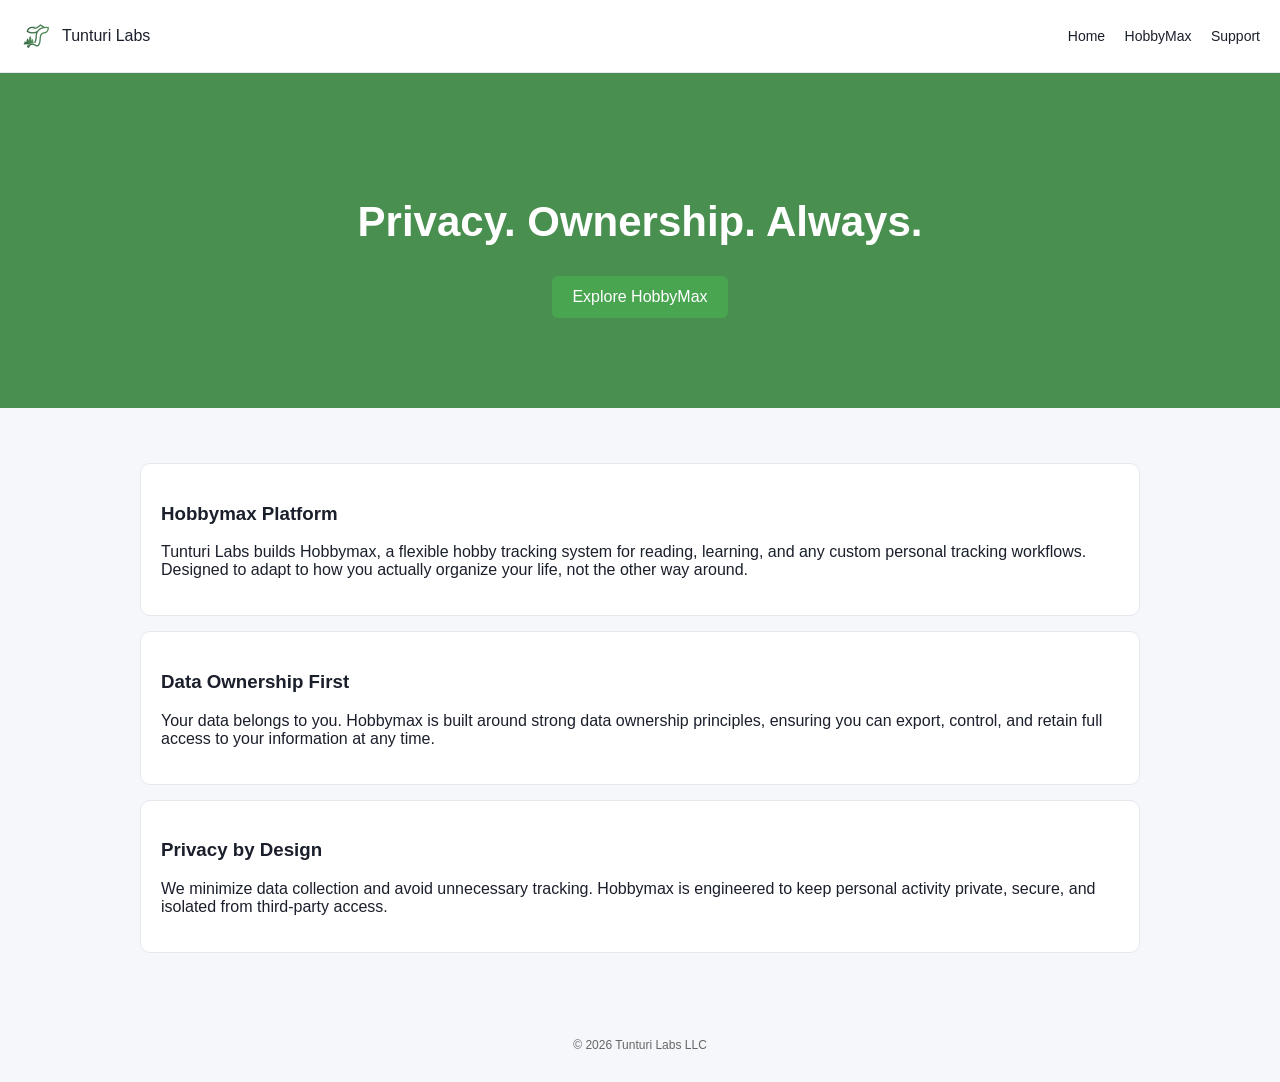
<file: index.html>
<!DOCTYPE html>
<html>
<head>
    <title>Tunturi Labs</title>
    <link rel="stylesheet" href="styles.css">
</head>
<body>

<header>
     <div class="logo">
        <img src="assets/logo.png" alt="Tunturi Labs Logo">
        <span>Tunturi Labs</span>
    </div>
    <nav>
        <a href="index.html">Home</a>
        <a href="hobbymax.html">HobbyMax</a>
        <a href="support.html">Support</a>
    </nav>
</header>

<div class="hero">
    <h2>Privacy. Ownership. Always.</h2>
    <a class="button" href="hobbymax.html">Explore HobbyMax</a>
</div>

<div class="container">
    <div class="card">
        <h3>Hobbymax Platform</h3>
        <p>
            Tunturi Labs builds Hobbymax, a flexible hobby tracking system for reading, learning, and any custom personal tracking workflows.
            Designed to adapt to how you actually organize your life, not the other way around.
        </p>
    </div>

    <div class="card">
        <h3>Data Ownership First</h3>
        <p>
            Your data belongs to you. Hobbymax is built around strong data ownership principles, ensuring you can export, control, and retain full access to your information at any time.
        </p>
    </div>

    <div class="card">
        <h3>Privacy by Design</h3>
        <p>
            We minimize data collection and avoid unnecessary tracking. Hobbymax is engineered to keep personal activity private, secure, and isolated from third-party access.
        </p>
    </div>
</div>

<footer>
    © 2026 Tunturi Labs LLC
</footer>

</body>
</html>
</file>
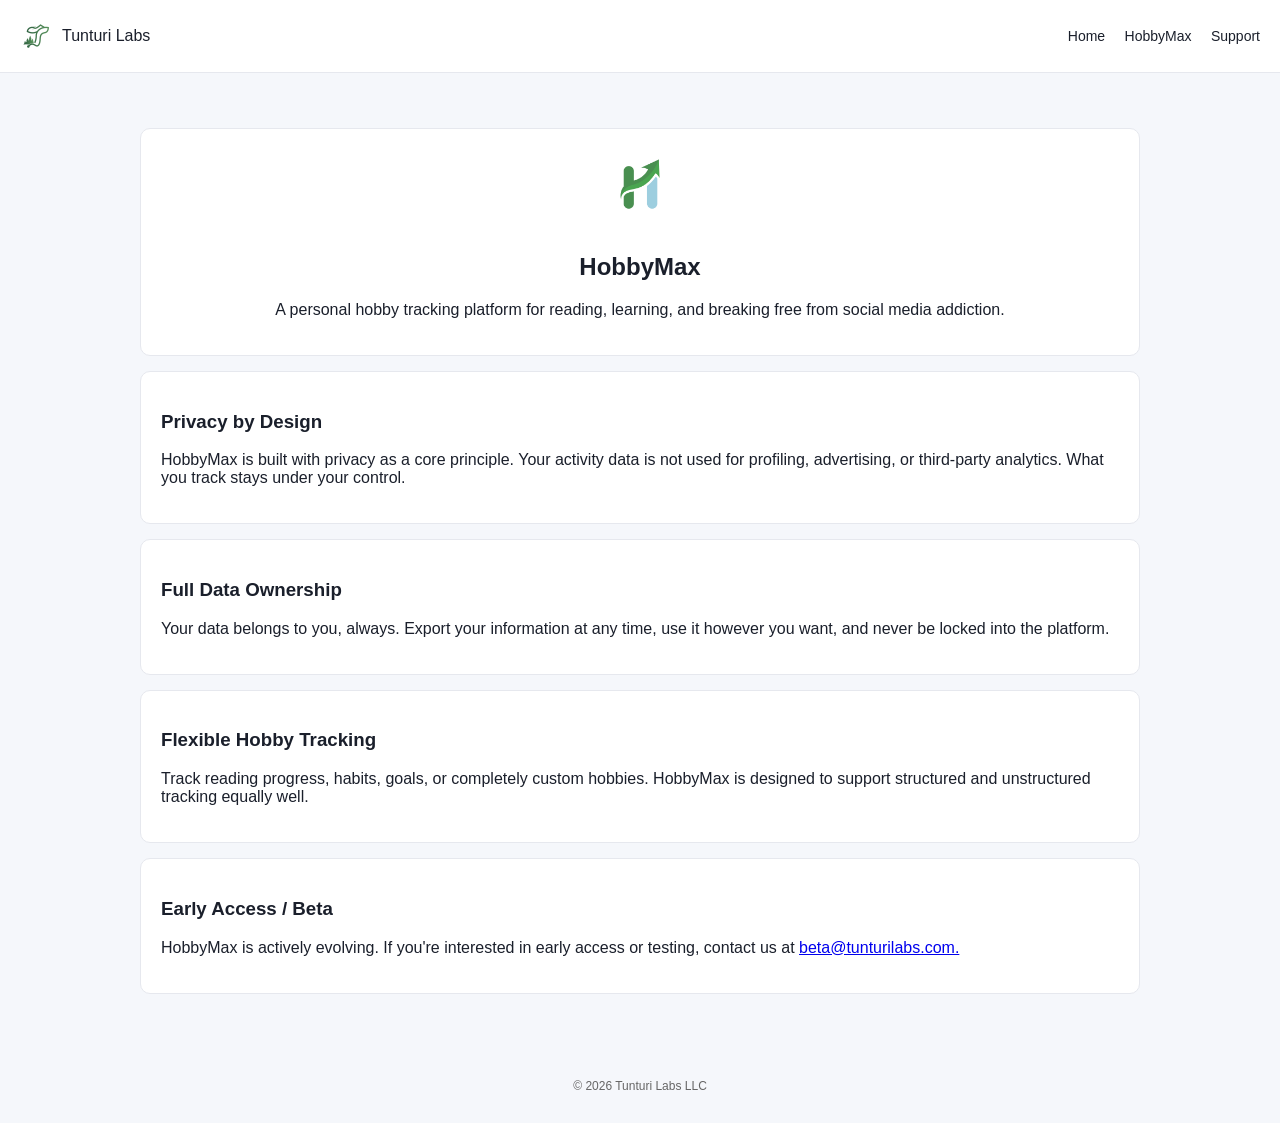
<file: hobbymax.html>
<!DOCTYPE html>
<html>
<head>
    <title>HobbyMax - Tunturi Labs</title>
    <link rel="stylesheet" href="styles.css">
</head>
<body>

<header>
    <div class="logo">
        <img src="assets/logo.png" alt="Tunturi Labs Logo">
        <span>Tunturi Labs</span>
    </div>

    <nav>
        <a href="index.html">Home</a>
        <a href="hobbymax.html">HobbyMax</a>
        <a href="support.html">Support</a>
    </nav>
</header>

<div class="container">

    <!-- App identity section -->
    <div class="card" style="text-align: center;">
        <img src="assets/hobbymax-logo.png" alt="HobbyMax App Logo" style="height: 70px; margin-bottom: 10px;">
        <h2>HobbyMax</h2>
        <p>
            A personal hobby tracking platform for reading, learning, and breaking free from social media addiction.
        </p>
    </div>

    <!-- Core value: privacy -->
    <div class="card">
        <h3>Privacy by Design</h3>
        <p>
            HobbyMax is built with privacy as a core principle. Your activity data is not used for profiling,
            advertising, or third-party analytics. What you track stays under your control.
        </p>
    </div>

    <!-- Core value: data ownership -->
    <div class="card">
        <h3>Full Data Ownership</h3>
        <p>
            Your data belongs to you, always. Export your information at any time, use it however you want,
            and never be locked into the platform.
        </p>
    </div>

    <!-- Product capability -->
    <div class="card">
        <h3>Flexible Hobby Tracking</h3>
        <p>
            Track reading progress, habits, goals, or completely custom hobbies.
            HobbyMax is designed to support structured and unstructured tracking equally well.
        </p>
    </div>

    <!-- Beta -->
    <div class="card">
        <h3>Early Access / Beta</h3>
        <p>
            HobbyMax is actively evolving. If you're interested in early access or testing,
            contact us at
            <a href="mailto:beta@tunturilabs.com">
                beta@tunturilabs.com.
            </a>
        </p>
    </div>

</div>

<footer>
    © 2026 Tunturi Labs LLC
</footer>

</body>
</html>
</file>
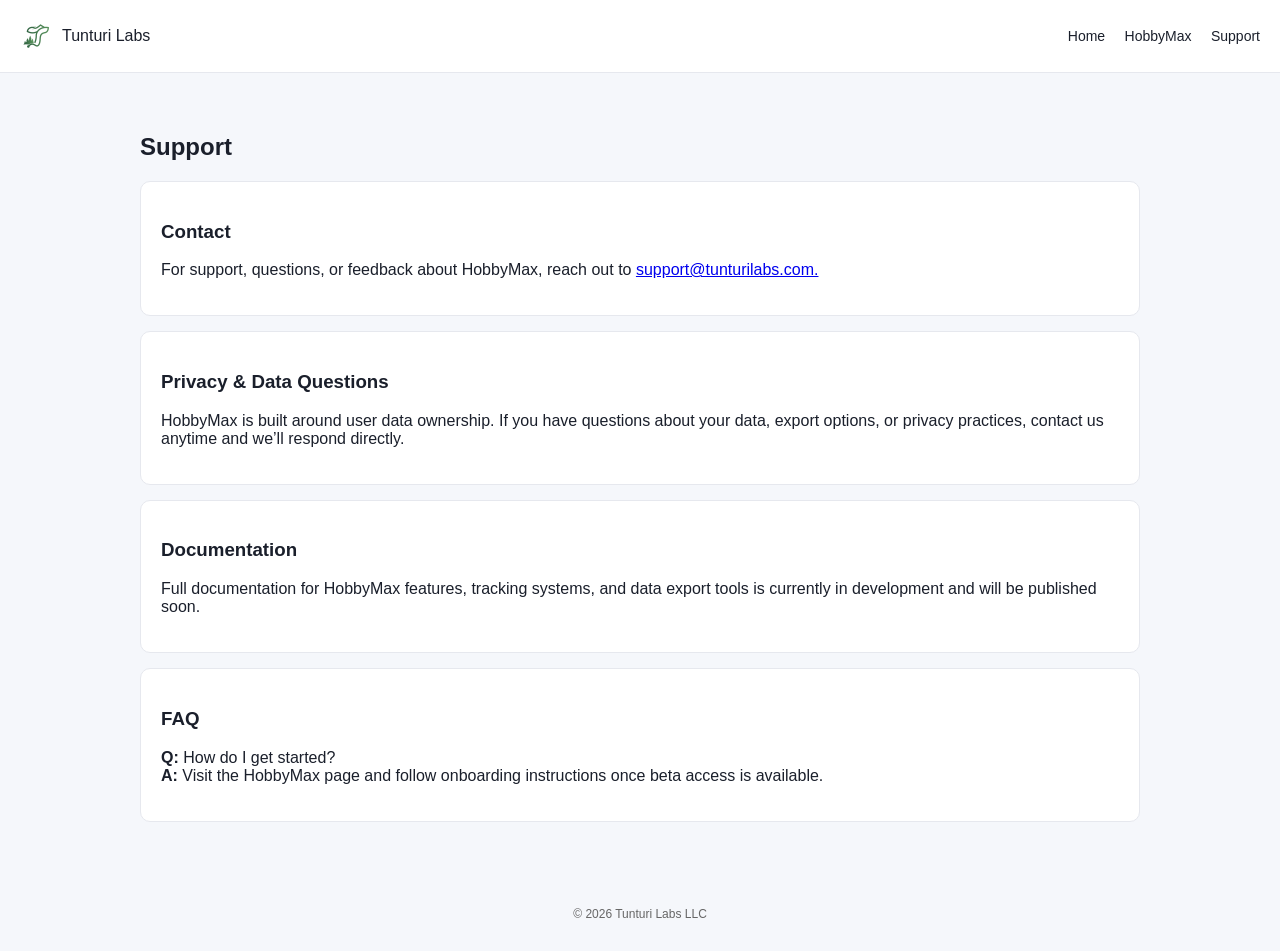
<file: support.html>
<!DOCTYPE html>
<html>
<head>
    <title>Support - Tunturi Labs</title>
    <link rel="stylesheet" href="styles.css">
</head>
<body>

<header>
    <div class="logo">
        <img src="assets/logo.png" alt="Tunturi Labs Logo">
        <span>Tunturi Labs</span>
    </div>

    <nav>
        <a href="index.html">Home</a>
        <a href="hobbymax.html">HobbyMax</a>
        <a href="support.html">Support</a>
    </nav>
</header>

<div class="container">
    <h2>Support</h2>

    <div class="card">
        <h3>Contact</h3>
        <p>
            For support, questions, or feedback about HobbyMax, reach out to
            <a href="mailto:support@tunturilabs.com">
                support@tunturilabs.com.
            </a>
        </p>
    </div>

    <div class="card">
        <h3>Privacy & Data Questions</h3>
        <p>
            HobbyMax is built around user data ownership. If you have questions about your data,
            export options, or privacy practices, contact us anytime and we’ll respond directly.
        </p>
    </div>

    <div class="card">
        <h3>Documentation</h3>
        <p>
            Full documentation for HobbyMax features, tracking systems, and data export tools
            is currently in development and will be published soon.
        </p>
    </div>

    <div class="card">
        <h3>FAQ</h3>
        <p>
            <strong>Q:</strong> How do I get started?<br>
            <strong>A:</strong> Visit the HobbyMax page and follow onboarding instructions once beta access is available.
        </p>
    </div>
</div>

<footer>
    © 2026 Tunturi Labs LLC
</footer>

</body>
</html>
</file>
<file: styles.css>
body {
    margin: 0;
    font-family: Arial, sans-serif;
    background: #f5f7fb;
    color: #1a1f2b;
}

header {
    background: white;
    padding: 20px;
    display: flex;
    justify-content: space-between;
    align-items: center;
    border-bottom: 1px solid #e6e8ee;
}

.logo {
    display: flex;
    align-items: center;
    gap: 10px;
}

.logo img {
    height: 32px;
    width: auto;
}

nav a {
    color: #1a1f2b;
    text-decoration: none;
    margin-left: 15px;
    font-size: 14px;
}

nav a:hover {
    color: #2f6fff;
}

.hero {
    text-align: center;
    padding: 90px 20px;
    background: #498F50;
    color: white
}

.hero h2 {
    font-size: 42px;
    margin-bottom: 10px;
}

.hero p {
    font-size: 18px;
    opacity: 0.75;
}

.button {
    display: inline-block;
    margin-top: 20px;
    padding: 12px 20px;
    background: #49A550;
    color: white;
    text-decoration: none;
    border-radius: 6px;
}

.container {
    max-width: 1000px;
    margin: auto;
    padding: 40px 20px;
}

.card {
    background: white;
    padding: 20px;
    margin: 15px 0;
    border-radius: 10px;
    border: 1px solid #e6e8ee;
}

footer {
    text-align: center;
    padding: 30px;
    font-size: 12px;
    color: #666;
}
</file>
